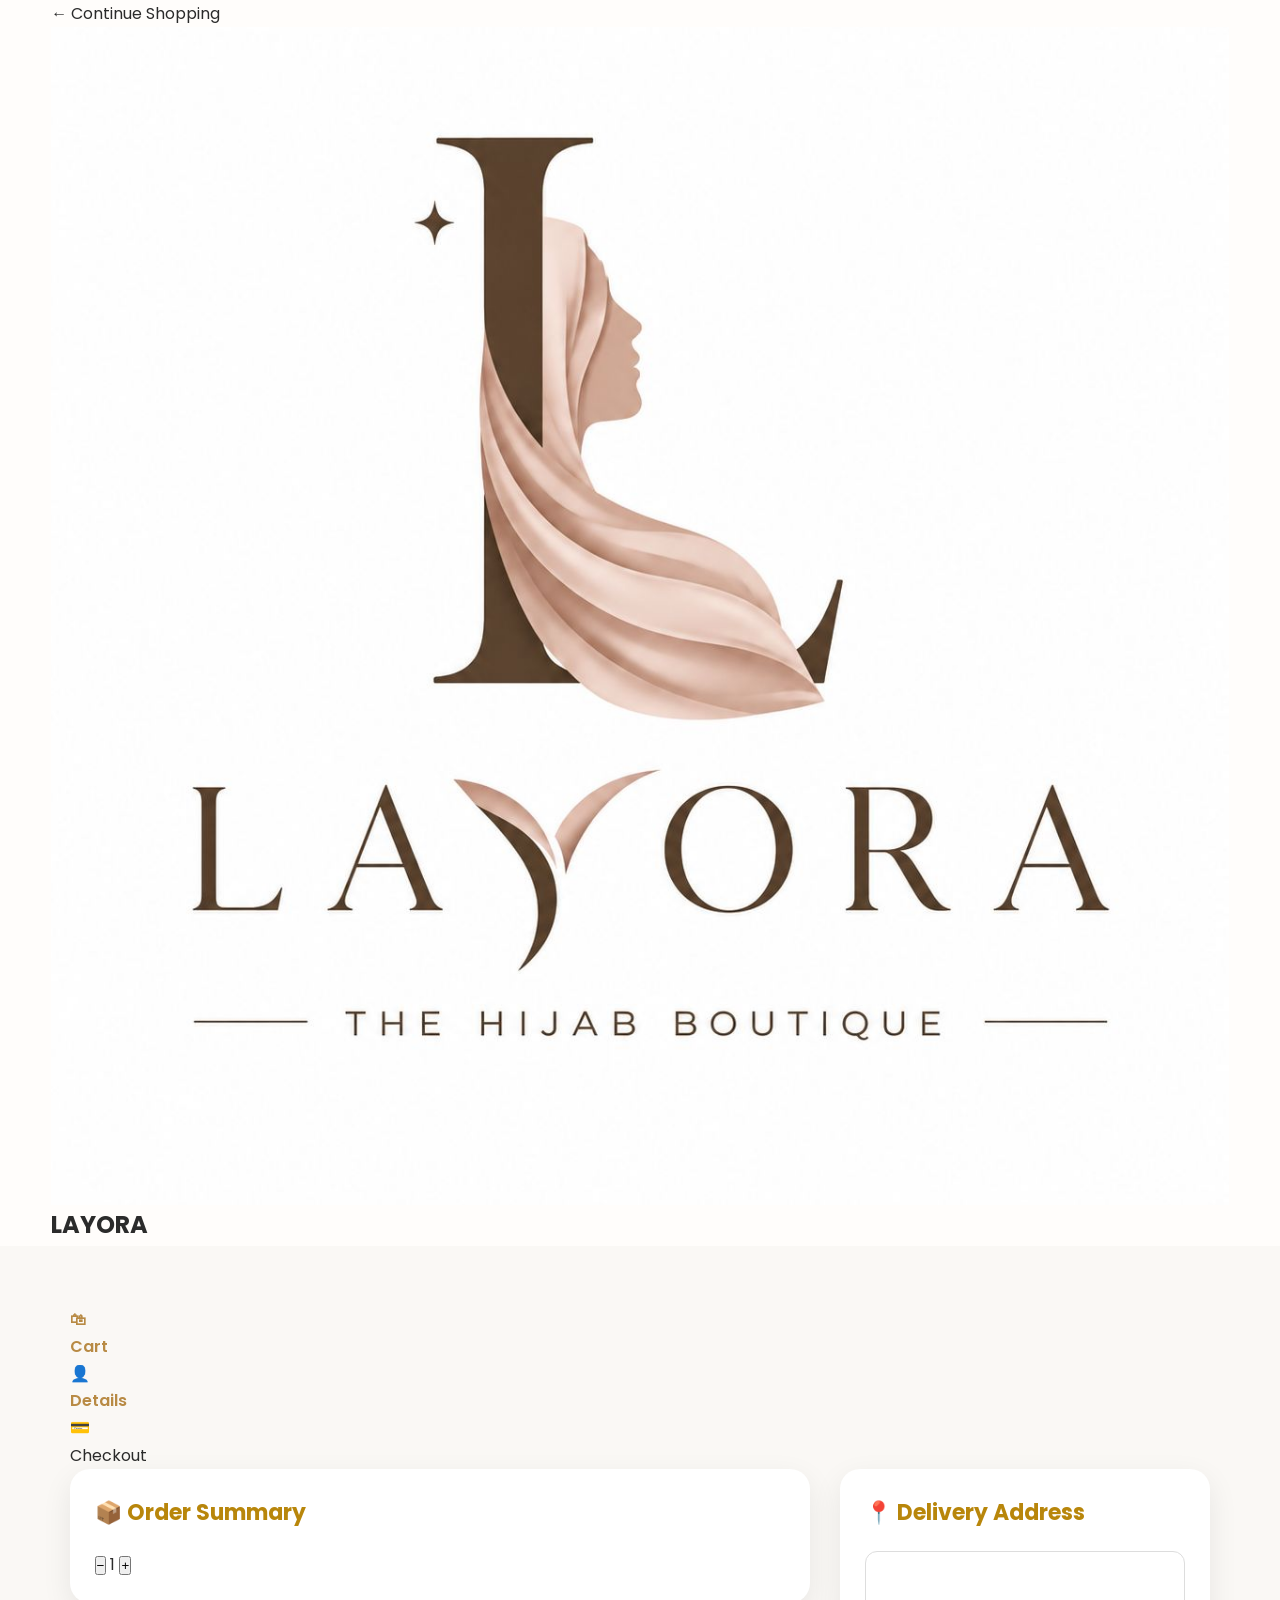
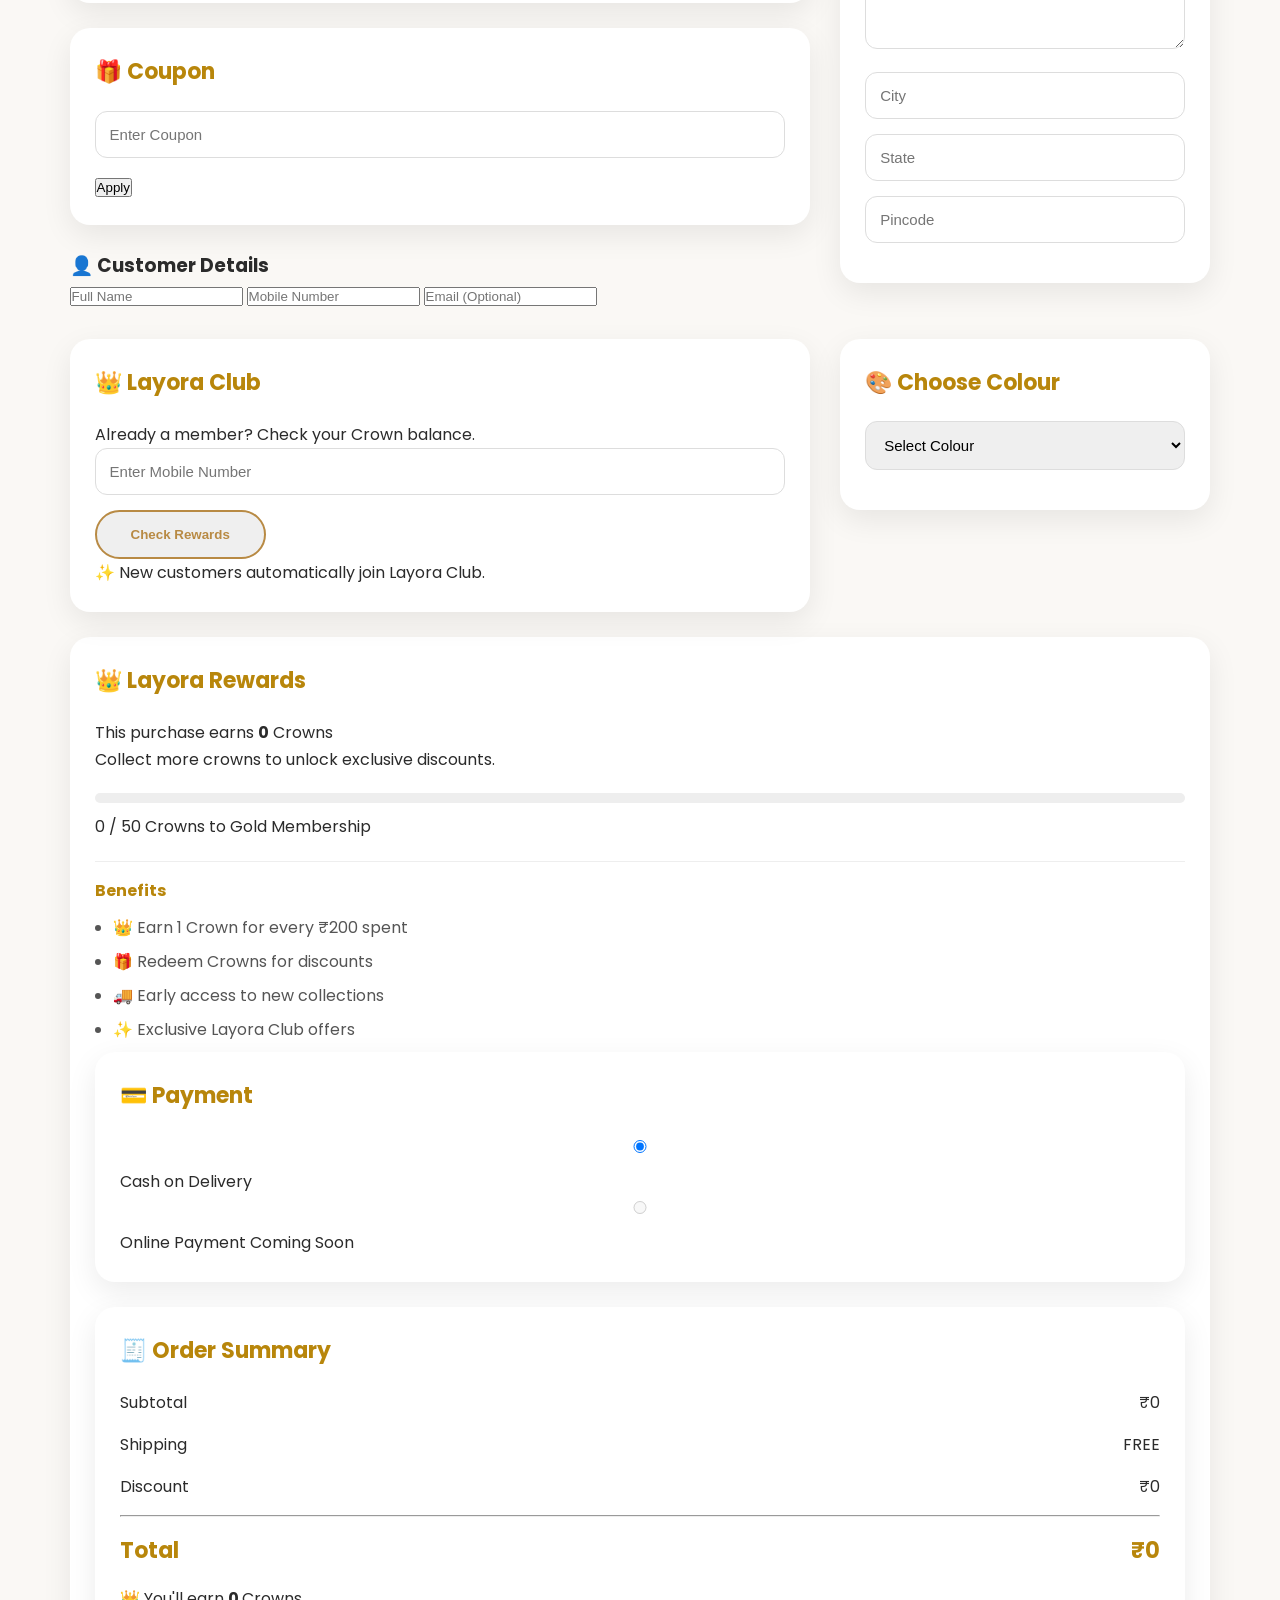
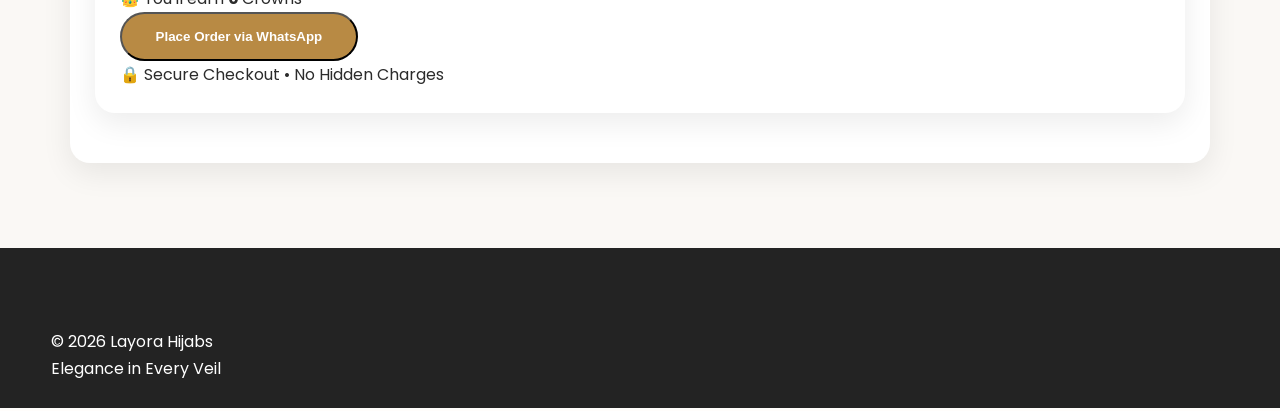
<file: checkout.html>
<!DOCTYPE html>
<html lang="en">

<head>

<meta charset="UTF-8">
<meta name="viewport" content="width=device-width, initial-scale=1.0">

<title>Secure Checkout | Layora</title>

<link rel="stylesheet" href="css/variables.css">
<link rel="stylesheet" href="css/style.css">

<link rel="preconnect" href="https://fonts.googleapis.com">

<link href="https://fonts.googleapis.com/css2?family=Poppins:wght@300;400;500;600;700&family=Cormorant+Garamond:wght@600;700&display=swap" rel="stylesheet">

</head>

<body>

<header class="checkout-header">

<div class="container">

<a href="collections.html" class="back-btn">

← Continue Shopping

</a>

<div class="checkout-logo">

<img src="photos/logo.jpg">

<h2>LAYORA</h2>

</div>

</div>

</header>

<section class="checkout">

<div class="container">

<div class="checkout-progress">

<div class="step active">

🛍

<p>Cart</p>

</div>

<div class="line"></div>

<div class="step active">

👤

<p>Details</p>

</div>

<div class="line"></div>

<div class="step">

💳

<p>Checkout</p>

</div>

</div>

<div class="checkout-grid">

<div class="checkout-left">

<div class="checkout-card">

<h3>📦 Order Summary</h3>

<div id="orderSummary"></div>

<div class="qty-box">

<button id="qtyMinus">−</button>

<span id="qtyValue">1</span>

<button id="qtyPlus">+</button>

</div>

</div>
<div class="checkout-card">

<h3>🎁 Coupon</h3>

<div class="coupon-box">

<input
type="text"
id="couponCode"
placeholder="Enter Coupon">

<button
id="applyCoupon"
type="button">

Apply

</button>

</div>

</div>
<h3>

👤 Customer Details

</h3>

<input

type="text"

id="customerName"

placeholder="Full Name"

required>

<input

type="tel"

id="customerPhone"

placeholder="Mobile Number"

maxlength="10"

required>

<input

type="email"

id="customerEmail"

placeholder="Email (Optional)">

</div>

<div class="checkout-card">

<h3>

📍 Delivery Address

</h3>

<textarea

id="customerAddress"

rows="4"

placeholder="Complete Address"

required>

</textarea>

<input

type="text"

id="customerCity"

placeholder="City">

<input

type="text"

id="customerState"

placeholder="State">

<input

type="number"

id="customerPincode"

placeholder="Pincode">

</div><!-- ==========================================
LAYORA CLUB
========================================== -->

<div class="checkout-card">

<h3>👑 Layora Club</h3>

<p>Already a member? Check your Crown balance.</p>

<div class="reward-check">

<input
type="tel"
id="rewardPhone"
placeholder="Enter Mobile Number">

<button
type="button"
id="checkRewardsBtn"
class="secondary-btn">

Check Rewards

</button>

</div>

<div id="rewardResult" class="reward-result">

<p>✨ New customers automatically join Layora Club.</p>

</div>

</div>

<!-- ==========================================
PRODUCT OPTIONS
========================================== -->

<div class="checkout-card">

<h3>🎨 Choose Colour</h3>

<select id="selectedColour">

<option value="">Select Colour</option>

<option>Black</option>

<option>White</option>

<option>Beige</option>

<option>Mocha</option>

<option>Olive</option>

<option>Grey</option>

<option>Other</option>

</select>

<input
type="text"
id="otherColour"
placeholder="Enter Colour"
style="display:none;margin-top:15px;">

</div>

</div>

<!-- ==========================================
RIGHT SIDE
========================================== -->

<div class="checkout-right">

<!-- 👑 Crown Reward Card -->
<div class="checkout-card crown-card">

<h3>👑 Layora Rewards</h3>

<div class="reward-preview">

<p>
This purchase earns
<strong id="earnCrowns">0</strong>
Crowns
</p>

<p>
Collect more crowns to unlock exclusive discounts.
</p>

<div class="reward-progress">

<div class="reward-progress-bar">

<div id="rewardProgressFill"></div>

</div>

<p id="rewardProgressText">

0 / 50 Crowns to Gold Membership

</p>

</div>

<div class="reward-benefits">

<h4>Benefits</h4>

<ul>

<li>👑 Earn 1 Crown for every ₹200 spent</li>

<li>🎁 Redeem Crowns for discounts</li>

<li>🚚 Early access to new collections</li>

<li>✨ Exclusive Layora Club offers</li>

</ul>

</div>

<!-- Payment Card -->
<div class="checkout-card">

<h3>💳 Payment</h3>

<label class="payment-option">

<input
type="radio"
name="payment"
value="COD"
checked>

Cash on Delivery

</label>

<label class="payment-option">

<input
type="radio"
name="payment"
value="ONLINE"
disabled>

Online Payment

<span class="coming-soon">

Coming Soon

</span>

</label>

</div>

<div class="checkout-card">

<h3>🧾 Order Summary</h3>

<div class="summary-row">

<span>Subtotal</span>

<span id="subtotalPrice">₹0</span>

</div>

<div class="summary-row">

<span>Shipping</span>

<span>FREE</span>

</div>

<div class="summary-row">

<span>Discount</span>

<span id="discountPrice">₹0</span>

</div>

<hr>

<div class="summary-total">

<span>Total</span>

<strong id="finalPrice">

₹0

</strong>

</div>

<div class="earn-crowns">

👑

You'll earn

<strong id="earnCrowns">

0

</strong>

Crowns

</div>

<button
id="placeOrderBtn"
class="primary-btn full-width">

Place Order via WhatsApp

</button>

<p class="checkout-note">

🔒 Secure Checkout • No Hidden Charges

</p>

</div>

</div>

</div>

</div>

</section><!-- ==========================================
SUCCESS POPUP
========================================== -->

<div id="successPopup" class="success-popup">

<div class="success-card">

<div class="success-icon">

✅

</div>

<h2>

Thank You!

</h2>

<p>

Your order has been placed successfully.

</p>

<h3 id="successOrderId">

LAY000001

</h3>

<div class="reward-earned">

👑 You earned

<strong id="successCrowns">

0

</strong>

Crowns

</div>

<p>

Redirecting to WhatsApp...

</p>

<div class="loading-bar">

<div class="loading-progress"></div>

</div>

<button onclick="window.location='index.html'" class="secondary-btn">

Continue Shopping

</button>

</div>

</div>

<!-- ==========================================
FOOTER
========================================== -->

<footer class="checkout-footer">

<div class="container">

<p>

© 2026 Layora Hijabs

</p>

<p>

Elegance in Every Veil

</p>

</div>

</footer>

<script src="js/products.js"></script>
<script src="js/utils.js"></script>
<script src="js/whatsapp.js"></script>
<script src="js/script.js"></script>
<script src="js/checkout.js"></script>

<script>

const colour=document.getElementById("selectedColour");
const other=document.getElementById("otherColour");

if(colour){

colour.addEventListener("change",()=>{

other.style.display=

colour.value==="Other"

?"block"

:"none";

});

}

</script>

</body>

</html>
</file>
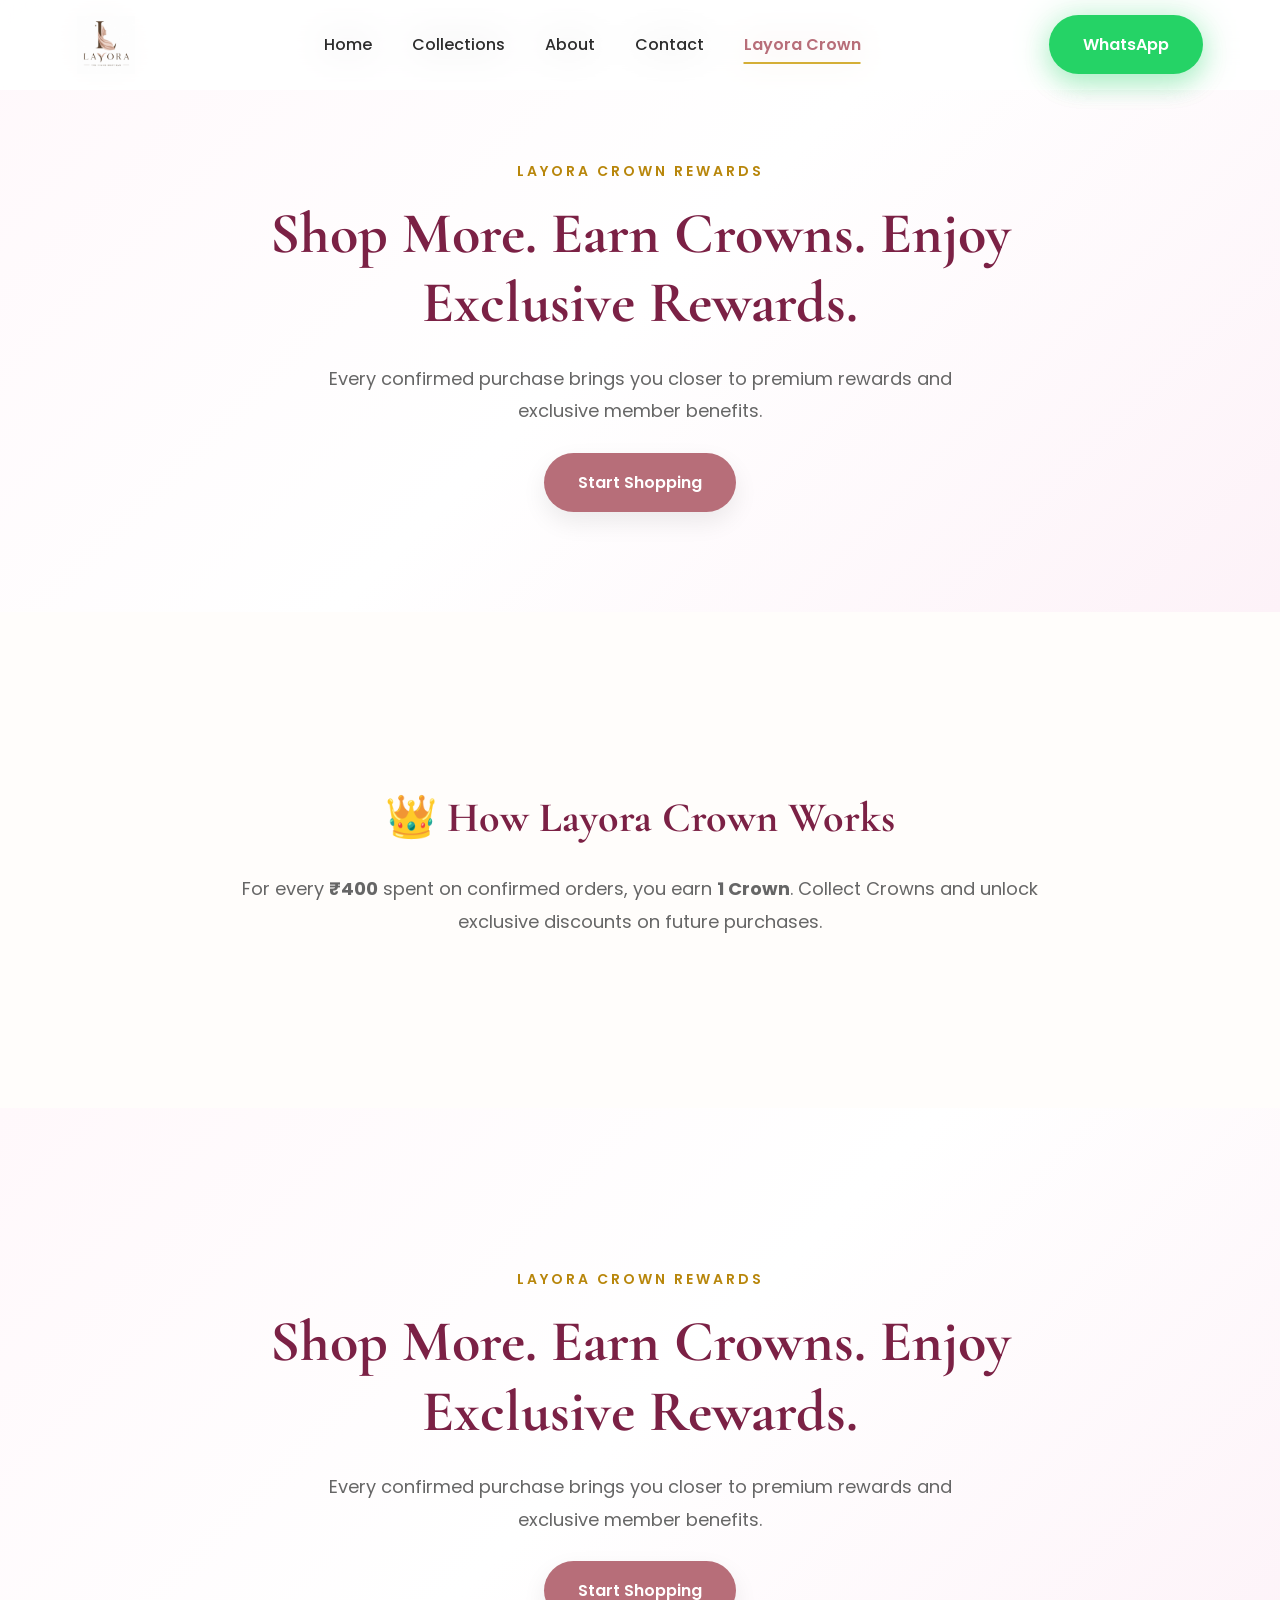
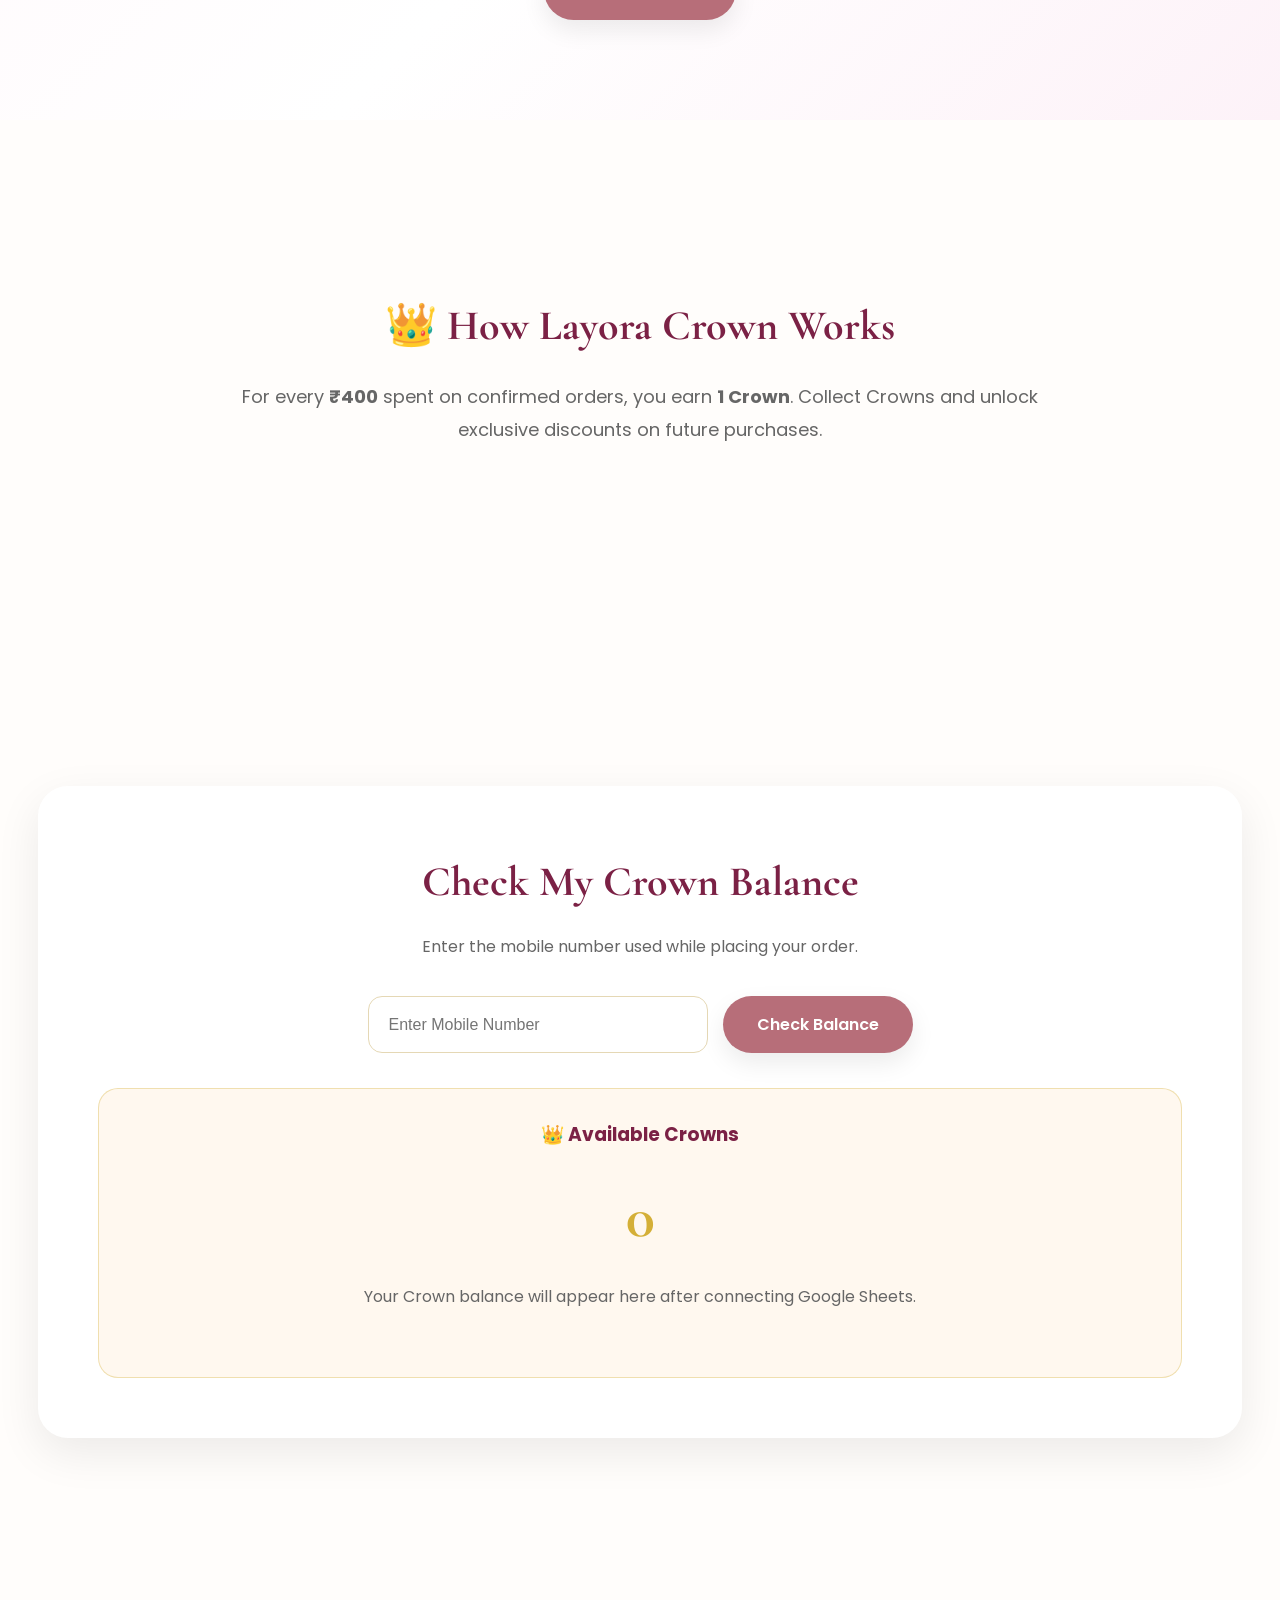
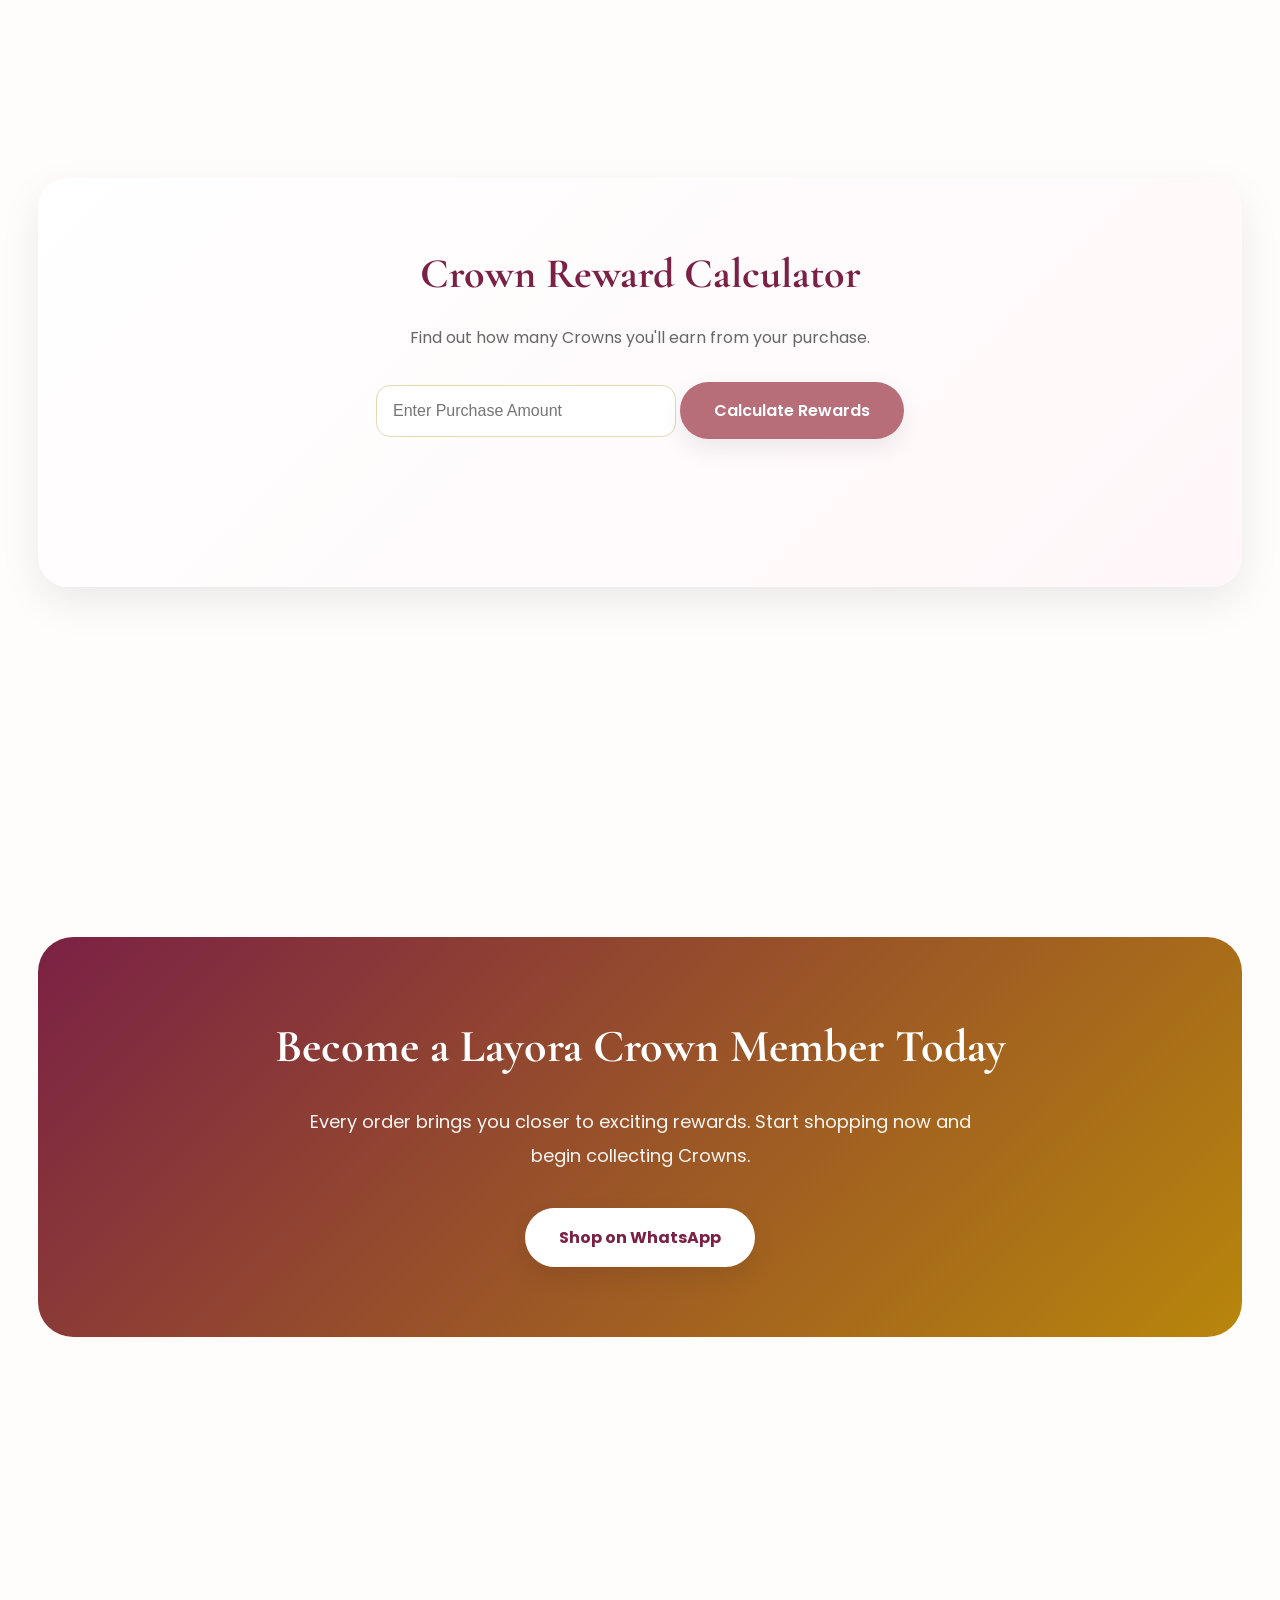
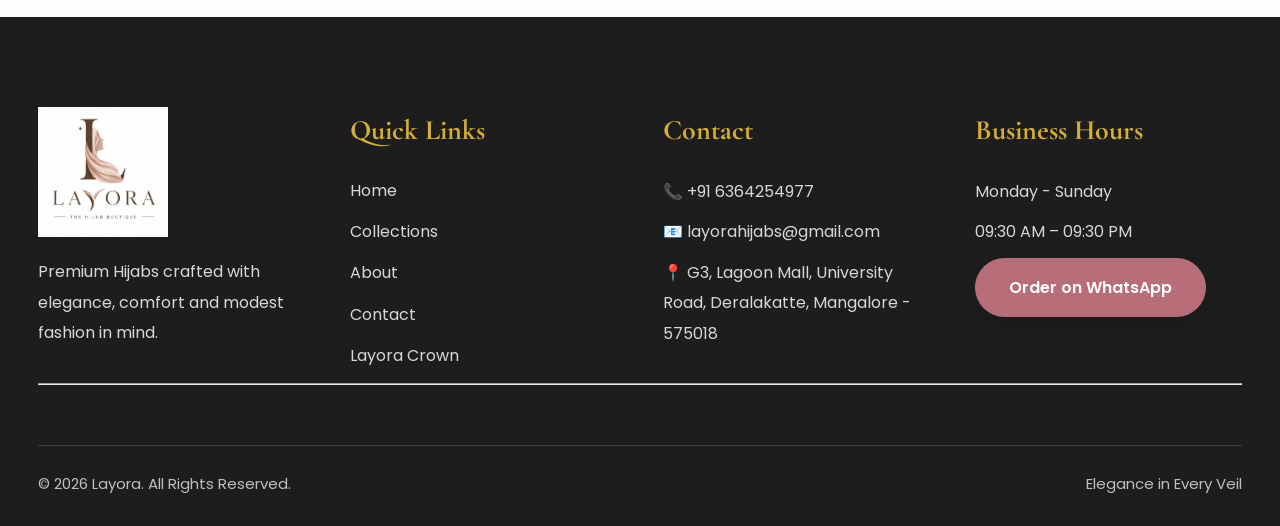
<file: loyalty.html>
<!DOCTYPE html>
<html lang="en">

<head>

<meta charset="UTF-8">
<meta name="viewport" content="width=device-width, initial-scale=1.0">

<title>Layora Crown Rewards</title>

<meta name="description" content="Earn Crowns on every purchase and unlock exclusive rewards.">

<link rel="icon" href="photos/logo.jpg">

<link rel="preconnect" href="https://fonts.googleapis.com">
<link rel="preconnect" href="https://fonts.gstatic.com" crossorigin>

<link href="https://fonts.googleapis.com/css2?family=Poppins:wght@300;400;500;600;700&family=Cormorant+Garamond:wght@500;600;700&display=swap" rel="stylesheet">

<link rel="stylesheet" href="css/variables.css">
<link rel="stylesheet" href="css/style.css">
<link rel="stylesheet" href="css/header.css">
<link rel="stylesheet" href="css/buttons.css">
<link rel="stylesheet" href="css/footer.css">
<link rel="stylesheet" href="css/loyalty.css">
<link rel="stylesheet" href="css/responsive.css">

</head>

<body>

<header>

<div class="logo">

<a href="index.html">

<img src="photos/logo.jpg" alt="Layora">

</a>

</div>

<nav>

<ul>

<li><a href="index.html">Home</a></li>

<li><a href="collections.html">Collections</a></li>

<li><a href="about.html">About</a></li>

<li><a href="contact.html">Contact</a></li>

<li><a class="active" href="loyalty.html">Layora Crown</a></li>

</ul>

</nav>

<a href="https://wa.me/916364254977"
target="_blank"
class="whatsapp-btn">

WhatsApp

</a>

</header>

<section class="loyalty-hero">

<div class="container">

<h5>LAYORA CROWN REWARDS</h5>

<h1>

Shop More.
Earn Crowns.
Enjoy Exclusive Rewards.

</h1>

<p>

Every confirmed purchase brings you closer to premium rewards and exclusive member benefits.

</p>

<a href="collections.html" class="primary-btn">

Start Shopping

</a>

</div>

</section>

<section class="container">

<div class="reward-intro">

<h2>

👑 How Layora Crown Works

</h2>

<p>

For every <strong>₹400</strong> spent on confirmed orders, you earn <strong>1 Crown</strong>. Collect Crowns and unlock exclusive discounts on future purchases.

</p>

</div>

</section>
<!DOCTYPE html>
<html lang="en">

<head>

<meta charset="UTF-8">
<meta name="viewport" content="width=device-width, initial-scale=1.0">

<title>Layora Crown Rewards</title>

<meta name="description" content="Earn Crowns on every purchase and unlock exclusive rewards.">

<link rel="icon" href="photos/logo.jpg">

<link rel="preconnect" href="https://fonts.googleapis.com">
<link rel="preconnect" href="https://fonts.gstatic.com" crossorigin>

<link href="https://fonts.googleapis.com/css2?family=Poppins:wght@300;400;500;600;700&family=Cormorant+Garamond:wght@500;600;700&display=swap" rel="stylesheet">

<link rel="stylesheet" href="css/variables.css">
<link rel="stylesheet" href="css/style.css">
<link rel="stylesheet" href="css/header.css">
<link rel="stylesheet" href="css/buttons.css">
<link rel="stylesheet" href="css/footer.css">
<link rel="stylesheet" href="css/loyalty.css">
<link rel="stylesheet" href="css/responsive.css">

</head>

<body>

<header>

<div class="logo">

<a href="index.html">

<img src="photos/logo.jpg" alt="Layora">

</a>

</div>

<nav>

<ul>

<li><a href="index.html">Home</a></li>

<li><a href="collections.html">Collections</a></li>

<li><a href="about.html">About</a></li>

<li><a href="contact.html">Contact</a></li>

<li><a class="active" href="loyalty.html">Layora Crown</a></li>

</ul>

</nav>

<a href="https://wa.me/916364254977"
target="_blank"
class="whatsapp-btn">

WhatsApp

</a>

</header>

<section class="loyalty-hero">

<div class="container">

<h5>LAYORA CROWN REWARDS</h5>

<h1>

Shop More.
Earn Crowns.
Enjoy Exclusive Rewards.

</h1>

<p>

Every confirmed purchase brings you closer to premium rewards and exclusive member benefits.

</p>

<a href="collections.html" class="primary-btn">

Start Shopping

</a>

</div>

</section>

<section class="container">

<div class="reward-intro">

<h2>

👑 How Layora Crown Works

</h2>

<p>

For every <strong>₹400</strong> spent on confirmed orders, you earn <strong>1 Crown</strong>. Collect Crowns and unlock exclusive discounts on future purchases.

</p>

</div>

</section><!-- ==========================================
CHECK MY CROWNS
========================================== -->

<section class="container">

<div class="crown-checker">

<h2>

Check My Crown Balance

</h2>

<p>

Enter the mobile number used while placing your order.

</p>

<div class="checker-box">

<input
type="tel"
id="customerPhone"
placeholder="Enter Mobile Number">

<button
id="checkCrowns"
class="primary-btn">

Check Balance

</button>

</div>

<div id="crownResult" class="crown-result">

<div class="balance-card">

<h3>

👑 Available Crowns

</h3>

<h1>

0

</h1>

<p>

Your Crown balance will appear here after connecting Google Sheets.

</p>

</div>

</div>

</div>

</section>

<!-- ==========================================
CROWN CALCULATOR
========================================== -->

<section class="container">

<div class="calculator-card">

<h2>

Crown Reward Calculator

</h2>

<p>

Find out how many Crowns you'll earn from your purchase.

</p>

<input
type="number"
id="purchaseAmount"
placeholder="Enter Purchase Amount">

<button
onclick="calculateReward()"
class="primary-btn">

Calculate Rewards

</button>

<div id="rewardOutput">

</div>

</div>

</section>

<!-- ==========================================
WHATSAPP CTA
========================================== -->

<section class="container">

<div class="loyalty-cta">

<h2>

Become a Layora Crown Member Today

</h2>

<p>

Every order brings you closer to exciting rewards.

Start shopping now and begin collecting Crowns.

</p>

<a
href="https://wa.me/916364254977"
target="_blank"
class="primary-btn">

Shop on WhatsApp

</a>

</div>

</section><!-- ==========================================
FOOTER
========================================== -->

<footer class="footer">

<div class="container">

<div class="footer-grid">

<div>

<img
src="photos/logo.jpg"
alt="Layora"
class="footer-logo">

<p>

Premium Hijabs crafted with elegance, comfort and modest fashion in mind.

</p>

</div>

<div>

<h3>

Quick Links

</h3>

<ul>

<li><a href="index.html">Home</a></li>

<li><a href="collections.html">Collections</a></li>

<li><a href="about.html">About</a></li>

<li><a href="contact.html">Contact</a></li>

<li><a href="loyalty.html">Layora Crown</a></li>

</ul>

</div>

<div>

<h3>

Contact

</h3>

<p>

📞 +91 6364254977

</p>

<p>

📧 layorahijabs@gmail.com

</p>

<p>

📍 G3, Lagoon Mall,
University Road,
Deralakatte,
Mangalore - 575018

</p>

</div>

<div>

<h3>

Business Hours

</h3>

<p>

Monday - Sunday

</p>

<p>

09:30 AM – 09:30 PM

</p>

<a
href="https://wa.me/916364254977"
target="_blank"
class="primary-btn">

Order on WhatsApp

</a>

</div>

</div>

<hr>

<div class="footer-bottom">

<p>

© 2026 Layora. All Rights Reserved.

</p>

<p>

Elegance in Every Veil

</p>

</div>

</div>

</footer>

<!-- JavaScript -->

<script src="js/script.js"></script>
<script src="js/utils.js"></script>
<script src="js/loyalty.js"></script>

</body>

</html>
</file>
<file: css/variables.css>
/* ==========================================
LAYORA V2 DESIGN SYSTEM
========================================== */

:root{

/* Luxury Brand Colors */

--primary:#B76E79;
--primary-dark:#9F5B67;
--secondary:#D4AF37;
--secondary-light:#E8C86B;

--background:#FFFDFB;
--surface:#FFFFFF;

--soft-pink:#FDF2F5;
--light-pink:#F8E8EE;

--text:#2D2D2D;
--text-light:#6E6E6E;

--border:#ECECEC;

--success:#4CAF50;
--danger:#E53935;

--white:#FFFFFF;
--black:#111111;

/* Typography */

--heading-font:"Cormorant Garamond",serif;
--body-font:"Poppins",sans-serif;

/* Font Sizes */

--fs-xs:12px;
--fs-sm:14px;
--fs-md:16px;
--fs-lg:18px;
--fs-xl:22px;
--fs-2xl:32px;
--fs-3xl:42px;
--fs-4xl:56px;

/* Font Weight */

--fw-light:300;
--fw-normal:400;
--fw-medium:500;
--fw-semibold:600;
--fw-bold:700;

/* Border Radius */

--radius-sm:8px;
--radius-md:14px;
--radius-lg:20px;
--radius-xl:30px;
--radius-round:999px;

/* Shadows */

--shadow-sm:0 4px 12px rgba(0,0,0,.05);

--shadow-md:0 10px 25px rgba(0,0,0,.08);

--shadow-lg:0 20px 50px rgba(0,0,0,.12);

--shadow-gold:0 12px 35px rgba(212,175,55,.25);

/* Transition */

--transition:all .35s ease;

/* Max Width */

--container:1280px;

/* Spacing */

--space-xs:8px;
--space-sm:16px;
--space-md:24px;
--space-lg:40px;
--space-xl:60px;
--space-2xl:90px;

/* Gradient */

--gradient-primary:linear-gradient(
135deg,
#FDF2F5 0%,
#FFFDFB 50%,
#F8E8EE 100%
);

--gradient-gold:linear-gradient(
135deg,
#D4AF37,
#F2D57A
);

}
</file>
<file: css/style.css>
/* ==========================================
LAYORA V2
PREMIUM STYLES
========================================== */

/* RESET */

*{
margin:0;
padding:0;
box-sizing:border-box;
}

html{
scroll-behavior:smooth;
}

body{

font-family:'Poppins',sans-serif;

background:#FFFDFB;

color:#2b2b2b;

line-height:1.7;

overflow-x:hidden;

}

/* LINKS */

a{

text-decoration:none;

color:inherit;

transition:.35s;

}

/* IMAGES */

img{

display:block;

max-width:100%;

height:auto;

}

/* CONTAINER */

.container{

width:min(92%,1300px);

margin:auto;

}

/* SECTION */

section{

padding:90px 0;

}

/* SECTION TITLE */

.section-title{

text-align:center;

margin-bottom:60px;

}

.section-title h5{

font-size:14px;

letter-spacing:4px;

text-transform:uppercase;

color:#c9a227;

margin-bottom:12px;

}

.section-title h2{

font-family:'Cormorant Garamond',serif;

font-size:56px;

font-weight:700;

color:#3b2f2f;

margin-bottom:15px;

}

.section-title p{

max-width:700px;

margin:auto;

color:#777;

}

/* HEADER */

.site-header{

position:sticky;

top:0;

z-index:1000;

background:#fff;

box-shadow:0 5px 25px rgba(0,0,0,.08);

}

.header-container{

display:flex;

justify-content:space-between;

align-items:center;

padding:18px 0;

}

.logo img{

height:58px;

width:auto;

}

nav ul{

display:flex;

gap:30px;

align-items:center;

list-style:none;

}

nav a{

font-weight:500;

}

nav a:hover{

color:#b88a44;

}

.menu-toggle{

display:none;

font-size:30px;

background:none;

border:none;

cursor:pointer;

}

/* BUTTONS */

.primary-btn{

display:inline-flex;

justify-content:center;

align-items:center;

padding:15px 34px;

border-radius:50px;

background:#b88a44;

color:#fff;

font-weight:600;

transition:.35s;

}

.primary-btn:hover{

transform:translateY(-3px);

background:#9d7538;

}

.secondary-btn{

display:inline-flex;

justify-content:center;

align-items:center;

padding:15px 34px;

border:2px solid #b88a44;

border-radius:50px;

color:#b88a44;

font-weight:600;

transition:.35s;

}

.secondary-btn:hover{

background:#b88a44;

color:white;

}/* ==========================================
HERO
========================================== */

.hero{

background:linear-gradient(135deg,#fffdfb,#fdf4ef);

padding:100px 0;

}

.hero-grid{

display:grid;

grid-template-columns:1fr 1fr;

align-items:center;

gap:60px;

}

.hero-content h5{

font-size:14px;

letter-spacing:4px;

text-transform:uppercase;

color:#b88a44;

margin-bottom:15px;

}

.hero-content h1{

font-family:'Cormorant Garamond',serif;

font-size:68px;

line-height:1.1;

color:#2b2b2b;

margin-bottom:20px;

}

.hero-content h1 span{

display:block;

color:#b88a44;

}

.hero-content p{

font-size:18px;

color:#666;

max-width:550px;

margin-bottom:35px;

}

.hero-buttons{

display:flex;

gap:18px;

flex-wrap:wrap;

}

.hero-image img{

border-radius:30px;

box-shadow:0 25px 60px rgba(0,0,0,.12);

}

/* ==========================================
CATEGORY
========================================== */

.categories{

background:#fff;

}

.category-grid{

display:grid;

grid-template-columns:repeat(4,1fr);

gap:25px;

margin-top:40px;

}

.category-grid a{

background:white;

border-radius:22px;

overflow:hidden;

box-shadow:0 8px 30px rgba(0,0,0,.08);

transition:.35s;

}

.category-grid a:hover{

transform:translateY(-8px);

}

.category-grid img{

height:300px;

object-fit:cover;

}

.category-grid h3{

padding:18px;

text-align:center;

font-family:'Cormorant Garamond',serif;

font-size:28px;

}

/* ==========================================
PRODUCT GRID
========================================== */

.product-grid{

display:grid;

grid-template-columns:repeat(4,1fr);

gap:28px;

margin-top:40px;

}

.product-card{

background:#fff;

border-radius:22px;

overflow:hidden;

box-shadow:0 10px 30px rgba(0,0,0,.08);

transition:.35s;

}

.product-card:hover{

transform:translateY(-8px);

}

.product-card img{

height:340px;

object-fit:cover;

}

.product-info{

padding:18px;

}

.product-category{

font-size:13px;

color:#999;

margin-bottom:8px;

text-transform:uppercase;

letter-spacing:2px;

}

.product-title{

font-size:22px;

font-family:'Cormorant Garamond',serif;

margin-bottom:10px;

}

.product-price{

display:flex;

gap:10px;

align-items:center;

margin-bottom:18px;

}

.offer-price{

font-size:24px;

font-weight:700;

color:#b88a44;

}

.original-price{

text-decoration:line-through;

color:#999;

}

.product-buttons{

display:flex;

}

.details-btn{

width:100%;

text-align:center;

padding:14px;

background:#b88a44;

color:white;

border-radius:12px;

font-weight:600;

transition:.35s;

}

.details-btn:hover{

background:#9d7538;

}

.center-btn{

text-align:center;

margin-top:45px;

}

/* ==========================================
WHY LAYORA
========================================== */

.why-grid{

display:grid;

grid-template-columns:repeat(4,1fr);

gap:25px;

margin-top:50px;

}

.why-card{

background:white;

padding:35px 25px;

text-align:center;

border-radius:22px;

box-shadow:0 10px 25px rgba(0,0,0,.08);

transition:.35s;

}

.why-card:hover{

transform:translateY(-8px);

}

.why-icon{

font-size:50px;

margin-bottom:20px;

}

.why-card h3{

font-family:'Cormorant Garamond',serif;

font-size:28px;

margin-bottom:15px;

}

.why-card p{

color:#777;

font-size:15px;

}/* ==========================================
LAYORA CLUB
========================================== */

.loyalty-section{

background:linear-gradient(135deg,#fff8f1,#fffdfb);

}

.loyalty-container{

display:grid;

grid-template-columns:1fr 1fr;

gap:60px;

align-items:center;

}

.loyalty-image img{

border-radius:28px;

box-shadow:0 20px 50px rgba(0,0,0,.12);

}

.loyalty-text h5{

color:#b88a44;

letter-spacing:4px;

margin-bottom:12px;

}

.loyalty-text h2{

font-family:'Cormorant Garamond',serif;

font-size:58px;

margin-bottom:20px;

}

.loyalty-text p{

color:#666;

margin-bottom:20px;

}

.loyalty-text ul{

list-style:none;

margin-bottom:35px;

}

.loyalty-text li{

margin-bottom:12px;

font-size:17px;

}

/* ==========================================
STORE
========================================== */

.store-grid{

display:grid;

grid-template-columns:1fr 1fr;

gap:60px;

align-items:center;

}

.store-image img{

border-radius:28px;

height:520px;

object-fit:cover;

box-shadow:0 20px 50px rgba(0,0,0,.12);

}

.store-info{

background:white;

padding:45px;

border-radius:24px;

box-shadow:0 15px 40px rgba(0,0,0,.08);

}

.store-info h3{

font-size:42px;

font-family:'Cormorant Garamond',serif;

margin-bottom:20px;

}

.store-info p{

margin-bottom:18px;

color:#666;

}

.store-buttons{

display:flex;

gap:15px;

flex-wrap:wrap;

margin-top:25px;

}

/* ==========================================
WHATSAPP CTA
========================================== */

.whatsapp-banner{

background:linear-gradient(135deg,#caa45d,#b88a44);

color:white;

text-align:center;

padding:90px 20px;

}

.whatsapp-banner h2{

font-size:52px;

font-family:'Cormorant Garamond',serif;

margin-bottom:20px;

}

.whatsapp-banner p{

max-width:700px;

margin:auto;

margin-bottom:35px;

}

/* ==========================================
FOOTER
========================================== */

footer{

background:#232323;

color:white;

padding:80px 0 25px;

}

.footer-grid{

display:grid;

grid-template-columns:repeat(4,1fr);

gap:40px;

}

.footer-logo{

width:130px;

margin-bottom:20px;

}

footer h3{

margin-bottom:20px;

font-size:24px;

font-family:'Cormorant Garamond',serif;

color:#d9b26f;

}

footer ul{

list-style:none;

}

footer li{

margin-bottom:12px;

}

footer a{

color:#ddd;

}

footer a:hover{

color:#d9b26f;

}

.copyright{

margin-top:60px;

border-top:1px solid rgba(255,255,255,.15);

padding-top:20px;

text-align:center;

color:#aaa;

}

/* ==========================================
FLOATING BUTTONS
========================================== */

.floating-whatsapp{

position:fixed;

bottom:22px;

right:22px;

width:62px;

height:62px;

background:#25D366;

border-radius:50%;

display:flex;

align-items:center;

justify-content:center;

box-shadow:0 15px 40px rgba(0,0,0,.25);

z-index:999;

}

.floating-whatsapp img{

width:32px;

}

#backToTop{

position:fixed;

right:25px;

bottom:100px;

width:52px;

height:52px;

border:none;

border-radius:50%;

background:#b88a44;

color:white;

font-size:22px;

cursor:pointer;

display:none;

}

/* ==========================================
MOBILE
========================================== */

@media(max-width:992px){

.hero-grid,
.loyalty-container,
.store-grid{

grid-template-columns:1fr;

}

.category-grid,
.product-grid,
.why-grid{

grid-template-columns:repeat(2,1fr);

}

.footer-grid{

grid-template-columns:repeat(2,1fr);

}

}

@media(max-width:768px){

.menu-toggle{

display:block;

}

#mobileMenu{

display:none;

width:100%;

margin-top:15px;

}

#mobileMenu.active{

display:block;

}

#mobileMenu ul{

display:flex;

flex-direction:column;

gap:15px;

}

.hero{

padding:70px 0;

}

.hero-content{

text-align:center;

}

.hero-content h1{

font-size:42px;

}

.hero-buttons{

flex-direction:column;

}

.primary-btn,
.secondary-btn{

width:100%;

}

.category-grid,
.product-grid,
.why-grid{

grid-template-columns:1fr;

}

.footer-grid{

grid-template-columns:1fr;

text-align:center;

}

.store-buttons{

flex-direction:column;

}

.loyalty-text h2{

font-size:40px;

}

.whatsapp-banner h2{

font-size:38px;

}

}

@media(max-width:480px){

.hero-content h1{

font-size:34px;

}

.section-title h2{

font-size:34px;

}

.logo img{

height:46px;

}

.store-info{

padding:25px;

}

}
/* ==========================================
ANNOUNCEMENT BAR
========================================== */

.announcement{
background:linear-gradient(90deg,#d4af37,#b88a44);
color:#fff;
text-align:center;
padding:12px 20px;
font-size:14px;
font-weight:500;
letter-spacing:1px;
}

/* ==========================================
LOADER
========================================== */

#loader{
position:fixed;
top:0;
left:0;
width:100%;
height:100%;
background:#fff;
display:flex;
justify-content:center;
align-items:center;
z-index:99999;
transition:.5s;
}

.loader-content{
text-align:center;
}

.loader-content img{
width:120px;
margin:auto;
margin-bottom:20px;
}

.loader-content h2{
font-family:'Cormorant Garamond',serif;
font-size:42px;
color:#b88a44;
margin-bottom:10px;
}

.loader-content p{
letter-spacing:2px;
color:#777;
}

/* ==========================================
UTILITY
========================================== */

.center-btn{
margin-top:45px;
text-align:center;
}

.active{
color:#b88a44;
font-weight:600;
}

/* ==========================================
SMOOTH ANIMATIONS
========================================== */

.product-card,
.category-grid a,
.why-card,
.store-info{
transition:.35s ease;
}

.product-card:hover,
.category-grid a:hover,
.why-card:hover{
transform:translateY(-8px);
}

.primary-btn,
.secondary-btn{
transition:.3s ease;
}

.primary-btn:hover,
.secondary-btn:hover{
transform:translateY(-3px);
}

/* ==========================================
MOBILE MENU ANIMATION
========================================== */

@media(max-width:768px){

.header-container{
flex-wrap:wrap;
}

#mobileMenu{
display:none;
width:100%;
animation:fadeMenu .25s ease;
}

#mobileMenu.active{
display:block;
}

#mobileMenu ul{
display:flex;
flex-direction:column;
gap:16px;
padding:20px 0;
}

#mobileMenu li{
width:100%;
}

#mobileMenu a{
display:block;
padding:12px;
border-radius:12px;
}

#mobileMenu a:hover{
background:#f7f3ef;
}

}

@keyframes fadeMenu{

from{
opacity:0;
transform:translateY(-15px);
}

to{
opacity:1;
transform:translateY(0);
}

}

/* ==========================================
SCROLLBAR
========================================== */

::-webkit-scrollbar{
width:8px;
}

::-webkit-scrollbar-thumb{
background:#c7a15b;
border-radius:20px;
}

::-webkit-scrollbar-track{
background:#f5f5f5;
}

/* ==========================================
IMAGE EFFECTS
========================================== */

.hero-image img,
.store-image img,
.loyalty-image img{
transition:.5s;
}

.hero-image img:hover,
.store-image img:hover,
.loyalty-image img:hover{
transform:scale(1.03);
}

/* ==========================================
SELECTION
========================================== */

::selection{
background:#d4af37;
color:white;
}
.site-header.scrolled{

box-shadow:0 8px 25px rgba(0,0,0,.12);

transition:.3s;

}
/* TOAST */

.toast{

position:fixed;

left:50%;

bottom:25px;

transform:translateX(-50%);

background:#2b2b2b;

color:#fff;

padding:14px 24px;

border-radius:30px;

opacity:0;

transition:.3s;

z-index:99999;

}

.toast.show{

opacity:1;

}
.reward-progress{

margin-top:20px;

}

.reward-progress-bar{

height:10px;

background:#eee;

border-radius:20px;

overflow:hidden;

margin-bottom:10px;

}

#rewardProgressFill{

height:100%;

width:0%;

background:linear-gradient(90deg,#D4AF37,#B8860B);

transition:.5s;

}

.reward-benefits{

margin-top:20px;

padding-top:15px;

border-top:1px solid #eee;

}

.reward-benefits h4{

margin-bottom:12px;

color:#B8860B;

}

.reward-benefits ul{

padding-left:18px;

}

.reward-benefits li{

margin-bottom:10px;

color:#555;

line-height:1.5;

}
/* ==========================================
CHECKOUT PAGE
========================================== */

.checkout{
padding:60px 20px;
background:#faf8f5;
}

.checkout-grid{
display:grid;
grid-template-columns:2fr 1fr;
gap:30px;
align-items:start;
}

.checkout-card{
background:#fff;
padding:25px;
border-radius:20px;
box-shadow:0 10px 30px rgba(0,0,0,.08);
margin-bottom:25px;
}

.checkout-card h3{
margin-bottom:20px;
color:#b8860b;
font-size:22px;
}

.checkout-card input,
.checkout-card textarea,
.checkout-card select{
width:100%;
padding:14px;
margin-bottom:15px;
border:1px solid #ddd;
border-radius:12px;
font-size:15px;
outline:none;
transition:.3s;
}

.checkout-card input:focus,
.checkout-card textarea:focus,
.checkout-card select:focus{
border-color:#d4af37;
box-shadow:0 0 8px rgba(212,175,55,.3);
}

.summary-row,
.summary-total{
display:flex;
justify-content:space-between;
margin:15px 0;
}

.summary-total{
font-size:22px;
font-weight:700;
color:#b8860b;
}

.checkout-btn{
width:100%;
padding:18px;
border:none;
border-radius:15px;
background:linear-gradient(135deg,#d4af37,#b8860b);
color:#fff;
font-size:18px;
font-weight:700;
cursor:pointer;
transition:.3s;
}

.checkout-btn:hover{
transform:translateY(-3px);
box-shadow:0 12px 25px rgba(0,0,0,.15);
}

.success-popup{
position:fixed;
top:0;
left:0;
width:100%;
height:100%;
background:rgba(0,0,0,.6);
display:none;
justify-content:center;
align-items:center;
z-index:99999;
}

.success-card{
background:#fff;
padding:40px;
border-radius:20px;
max-width:420px;
text-align:center;
}

.success-icon{
font-size:60px;
margin-bottom:20px;
}@media(max-width:768px){

.checkout-grid{
grid-template-columns:1fr;
}

.checkout{
padding:25px 12px;
}

.checkout-card{
padding:18px;
border-radius:15px;
}

.checkout-card h3{
font-size:20px;
}

.checkout-btn{
font-size:16px;
padding:16px;
}

}
</file>
<file: css/header.css>
/* ==========================================
HEADER
========================================== */

header{

position:fixed;

top:0;

left:0;

width:100%;

height:90px;

display:flex;

justify-content:space-between;

align-items:center;

padding:0 6%;

background:rgba(255,255,255,.75);

backdrop-filter:blur(18px);

-webkit-backdrop-filter:blur(18px);

border-bottom:1px solid rgba(255,255,255,.25);

z-index:1000;

transition:all .35s ease;

}

/* Header when scrolling */

header.scrolled{

height:75px;

background:rgba(255,255,255,.95);

box-shadow:0 10px 30px rgba(0,0,0,.08);

}

/* Logo */

.logo{

display:flex;

align-items:center;

gap:15px;

}

.logo img{

height:58px;

width:auto;

transition:.3s;

}

header.scrolled .logo img{

height:48px;

}

/* Navigation */

nav ul{

display:flex;

align-items:center;

gap:40px;

list-style:none;

}

nav a{

position:relative;

font-size:16px;

font-weight:500;

color:var(--text);

transition:.3s;

}

/* Underline Animation */

nav a::after{

content:"";

position:absolute;

left:50%;

bottom:-8px;

width:0;

height:2px;

background:var(--secondary);

transition:.35s;

transform:translateX(-50%);

}

nav a:hover{

color:var(--primary);

}

nav a:hover::after,

nav a.active::after{

width:100%;

}

nav a.active{

color:var(--primary);

}

/* Right Side */

.header-right{

display:flex;

align-items:center;

gap:18px;

}

/* Collection Button */

.header-right>a:first-child{

padding:12px 22px;

border-radius:999px;

background:#fff;

color:var(--primary);

font-weight:600;

box-shadow:var(--shadow-sm);

transition:.3s;

}

.header-right>a:first-child:hover{

transform:translateY(-3px);

box-shadow:var(--shadow-md);

}

/* WhatsApp Button */

.whatsapp-btn{

padding:14px 26px;

border-radius:999px;

background:#25D366;

color:white;

font-weight:600;

box-shadow:0 10px 25px rgba(37,211,102,.30);

transition:.3s;

}

.whatsapp-btn:hover{

background:#1db954;

transform:translateY(-3px);

}

/* Mobile Menu Icon */

.menu-toggle{

display:none;

cursor:pointer;

font-size:28px;

color:var(--primary);

}

/* Hide Mobile Nav */

.mobile-nav{

display:none;

}
</file>
<file: css/buttons.css>
/* ==========================================
LAYORA V2
BUTTONS
========================================== */

/* Base Button */

.btn,
.primary-btn,
.secondary-btn,
.gold-btn,
.whatsapp-btn,
.outline-btn{

display:inline-flex;

justify-content:center;

align-items:center;

gap:10px;

padding:16px 34px;

border:none;

border-radius:999px;

cursor:pointer;

font-size:16px;

font-weight:600;

font-family:var(--body-font);

transition:all .35s ease;

text-decoration:none;

}

/* =========================
Primary
========================= */

.primary-btn{

background:var(--primary);

color:#fff;

box-shadow:var(--shadow-md);

}

.primary-btn:hover{

background:var(--primary-dark);

transform:translateY(-4px);

box-shadow:var(--shadow-lg);

}

/* =========================
Gold
========================= */

.gold-btn{

background:var(--gradient-gold);

color:#fff;

box-shadow:var(--shadow-gold);

}

.gold-btn:hover{

transform:translateY(-4px);

}

/* =========================
Secondary
========================= */

.secondary-btn{

background:#fff;

border:2px solid var(--secondary);

color:var(--secondary);

}

.secondary-btn:hover{

background:var(--secondary);

color:#fff;

}

/* =========================
Outline
========================= */

.outline-btn{

border:2px solid var(--primary);

background:transparent;

color:var(--primary);

}

.outline-btn:hover{

background:var(--primary);

color:#fff;

}

/* =========================
WhatsApp
========================= */

.whatsapp-btn{

background:#25D366;

color:#fff;

box-shadow:0 10px 25px rgba(37,211,102,.25);

}

.whatsapp-btn:hover{

background:#1EBE5D;

transform:translateY(-4px);

}

/* =========================
Icon Button
========================= */

.icon-btn{

width:55px;

height:55px;

border-radius:50%;

display:flex;

justify-content:center;

align-items:center;

background:#fff;

box-shadow:var(--shadow-sm);

transition:.35s;

}

.icon-btn:hover{

background:var(--primary);

color:#fff;

transform:translateY(-4px);

}

/* =========================
Wishlist
========================= */

.wishlist-btn{

width:48px;

height:48px;

border-radius:50%;

background:#fff;

border:none;

cursor:pointer;

display:flex;

justify-content:center;

align-items:center;

font-size:20px;

transition:.35s;

box-shadow:var(--shadow-sm);

}

.wishlist-btn:hover{

background:#ff4d6d;

color:#fff;

}

/* =========================
Ripple Effect
========================= */

.primary-btn:active,
.secondary-btn:active,
.gold-btn:active,
.whatsapp-btn:active{

transform:scale(.96);

}

/* =========================
Disabled
========================= */

button:disabled{

opacity:.6;

cursor:not-allowed;

}

/* =========================
Small
========================= */

.btn-small{

padding:12px 24px;

font-size:14px;

}

/* =========================
Large
========================= */

.btn-large{

padding:18px 40px;

font-size:18px;

}
</file>
<file: css/footer.css>
/* ==========================================
LAYORA V2
FOOTER
========================================== */

footer{

background:#1d1d1d;

color:#ffffff;

padding:90px 0 30px;

margin-top:100px;

}

.footer-grid{

display:grid;

grid-template-columns:repeat(auto-fit,minmax(220px,1fr));

gap:45px;

}

.footer-logo{

width:130px;

margin-bottom:20px;

}

.footer-grid h3{

font-family:var(--heading-font);

font-size:28px;

margin-bottom:22px;

color:var(--secondary);

}

.footer-grid p{

color:#d7d7d7;

line-height:1.9;

margin-bottom:10px;

}

.footer-grid ul{

list-style:none;

}

.footer-grid ul li{

margin-bottom:14px;

}

.footer-grid ul li a{

color:#d7d7d7;

transition:.35s;

}

.footer-grid ul li a:hover{

color:var(--secondary);

padding-left:8px;

}

.footer-contact{

display:flex;

flex-direction:column;

gap:15px;

}

.footer-contact span{

display:flex;

align-items:center;

gap:10px;

color:#d7d7d7;

}

.footer-social{

display:flex;

gap:15px;

margin-top:20px;

}

.footer-social a{

width:45px;

height:45px;

display:flex;

justify-content:center;

align-items:center;

border-radius:50%;

background:rgba(255,255,255,.08);

transition:.35s;

}

.footer-social a:hover{

background:var(--secondary);

transform:translateY(-5px);

}

.footer-social img{

width:22px;

height:22px;

}

.footer-bottom{

margin-top:60px;

padding-top:25px;

border-top:1px solid rgba(255,255,255,.15);

display:flex;

justify-content:space-between;

align-items:center;

flex-wrap:wrap;

gap:15px;

}

.footer-bottom p{

color:#bfbfbf;

font-size:15px;

}

.footer-links{

display:flex;

gap:20px;

flex-wrap:wrap;

}

.footer-links a{

color:#bfbfbf;

font-size:15px;

transition:.35s;

}

.footer-links a:hover{

color:var(--secondary);

}

/* Payment Icons */

.payment-icons{

display:flex;

gap:12px;

margin-top:20px;

}

.payment-icons img{

height:28px;

width:auto;

opacity:.9;

transition:.3s;

}

.payment-icons img:hover{

opacity:1;

transform:translateY(-3px);

}
</file>
<file: css/loyalty.css>
/* ==========================================
   LAYORA CROWN REWARDS
========================================== */

.loyalty-hero{

padding:160px 20px 100px;

text-align:center;

background:linear-gradient(135deg,#fff8fb,#fff,#fdf2f8);

}

.loyalty-hero h5{

color:#b8860b;

letter-spacing:3px;

font-size:14px;

margin-bottom:15px;

font-weight:600;

text-transform:uppercase;

}

.loyalty-hero h1{

font-size:58px;

font-family:"Cormorant Garamond",serif;

color:#7b2145;

max-width:900px;

margin:auto;

line-height:1.2;

}

.loyalty-hero p{

max-width:700px;

margin:25px auto;

font-size:18px;

line-height:1.8;

color:#666;

}

.reward-intro{

text-align:center;

padding:80px 0;

}

.reward-intro h2{

font-size:42px;

color:#7b2145;

margin-bottom:20px;

font-family:"Cormorant Garamond",serif;

}

.reward-intro p{

font-size:18px;

line-height:1.8;

max-width:850px;

margin:auto;

color:#666;

}

/* ==========================================
SECTION TITLE
========================================== */

.section-title{

text-align:center;

margin-bottom:60px;

}

.section-title h5{

letter-spacing:3px;

text-transform:uppercase;

font-size:14px;

color:#b8860b;

}

.section-title h2{

font-size:46px;

margin-top:12px;

color:#7b2145;

font-family:"Cormorant Garamond",serif;

}

.section-title p{

max-width:700px;

margin:15px auto;

color:#777;

line-height:1.8;

}/* ==========================================
REWARD CARDS
========================================== */

.reward-grid{

display:grid;

grid-template-columns:repeat(auto-fit,minmax(250px,1fr));

gap:30px;

margin:60px 0;

}

.reward-card{

background:#fff;

padding:35px 25px;

border-radius:24px;

text-align:center;

box-shadow:0 15px 40px rgba(0,0,0,.08);

transition:.35s;

border:1px solid rgba(184,134,11,.15);

position:relative;

overflow:hidden;

}

.reward-card:hover{

transform:translateY(-10px);

box-shadow:0 25px 50px rgba(0,0,0,.12);

}

.reward-crown{

font-size:60px;

margin-bottom:20px;

}

.reward-card h3{

font-size:22px;

margin-bottom:12px;

color:#7b2145;

font-weight:600;

}

.reward-card h1{

font-size:42px;

margin-bottom:18px;

color:#c89b3c;

font-family:"Cormorant Garamond",serif;

}

.reward-card p{

font-size:16px;

line-height:1.8;

color:#666;

}

.elite{

background:linear-gradient(135deg,#fff7d9,#fff2c2);

border:2px solid #d4af37;

}

.elite h1{

color:#9a6d00;

}

.elite-badge{

display:inline-block;

margin-top:20px;

padding:10px 22px;

border-radius:50px;

background:#d4af37;

color:#fff;

font-size:13px;

font-weight:700;

letter-spacing:2px;

}

/* ==========================================
HOW TO EARN
========================================== */

.earn-card{

margin:90px 0;

background:#fff;

padding:60px;

border-radius:28px;

box-shadow:0 15px 40px rgba(0,0,0,.08);

}

.earn-card h2{

text-align:center;

font-size:42px;

color:#7b2145;

margin-bottom:50px;

font-family:"Cormorant Garamond",serif;

}

.earn-grid{

display:grid;

grid-template-columns:repeat(3,1fr);

gap:35px;

text-align:center;

}

.step-number{

width:70px;

height:70px;

margin:0 auto 20px;

border-radius:50%;

background:linear-gradient(135deg,#d4af37,#b8860b);

color:#fff;

display:flex;

align-items:center;

justify-content:center;

font-size:26px;

font-weight:700;

}

.earn-grid h3{

margin-bottom:15px;

color:#7b2145;

}

.earn-grid p{

line-height:1.8;

color:#666;

}/* ==========================================
CHECK MY CROWNS
========================================== */

.crown-checker{

background:#ffffff;

padding:60px;

border-radius:30px;

box-shadow:0 15px 45px rgba(0,0,0,.08);

margin:80px 0;

text-align:center;

}

.crown-checker h2{

font-size:42px;

color:#7b2145;

font-family:"Cormorant Garamond",serif;

margin-bottom:15px;

}

.crown-checker p{

color:#666;

margin-bottom:35px;

line-height:1.8;

}

.checker-box{

display:flex;

justify-content:center;

gap:15px;

flex-wrap:wrap;

}

.checker-box input{

width:340px;

max-width:100%;

padding:16px 20px;

border:1px solid #e5d8b5;

border-radius:14px;

font-size:16px;

outline:none;

transition:.3s;

}

.checker-box input:focus{

border-color:#b8860b;

box-shadow:0 0 12px rgba(184,134,11,.25);

}

.balance-card{

margin-top:35px;

background:#fff8ef;

padding:30px;

border-radius:20px;

border:1px solid rgba(212,175,55,.35);

}

.balance-card h3{

color:#7b2145;

margin-bottom:10px;

}

.balance-card h1{

font-size:60px;

color:#d4af37;

margin:15px 0;

font-family:"Cormorant Garamond",serif;

}

/* ==========================================
REWARD CALCULATOR
========================================== */

.calculator-card{

margin:80px 0;

padding:60px;

text-align:center;

background:linear-gradient(135deg,#fff,#fff7f9);

border-radius:30px;

box-shadow:0 15px 40px rgba(0,0,0,.08);

}

.calculator-card h2{

font-size:42px;

color:#7b2145;

font-family:"Cormorant Garamond",serif;

margin-bottom:15px;

}

.calculator-card p{

color:#666;

margin-bottom:30px;

}

.calculator-card input{

width:300px;

max-width:100%;

padding:16px;

font-size:16px;

border:1px solid #e5d8b5;

border-radius:14px;

margin-bottom:20px;

outline:none;

}

.calculator-card input:focus{

border-color:#b8860b;

}

#rewardOutput{

margin-top:30px;

padding:20px;

font-size:20px;

font-weight:600;

color:#7b2145;

}

/* ==========================================
WHATSAPP CTA
========================================== */

.loyalty-cta{

margin:90px 0;

padding:70px 40px;

text-align:center;

background:linear-gradient(135deg,#7b2145,#b8860b);

border-radius:35px;

color:#fff;

}

.loyalty-cta h2{

font-size:46px;

font-family:"Cormorant Garamond",serif;

margin-bottom:20px;

}

.loyalty-cta p{

max-width:700px;

margin:0 auto 35px;

font-size:18px;

line-height:1.9;

opacity:.95;

}

.loyalty-cta .primary-btn{

background:#fff;

color:#7b2145;

font-weight:700;

}

.loyalty-cta .primary-btn:hover{

transform:translateY(-4px);

}/* ==========================================
   ANIMATIONS
========================================== */

.reward-card,
.balance-card,
.calculator-card,
.crown-checker,
.loyalty-cta,
.earn-card{

animation:fadeUp .8s ease both;

}

@keyframes fadeUp{

from{

opacity:0;

transform:translateY(30px);

}

to{

opacity:1;

transform:translateY(0);

}

}

/* ==========================================
   BUTTON EFFECTS
========================================== */

.reward-card:hover .reward-crown{

transform:scale(1.15) rotate(8deg);

transition:.35s;

}

.primary-btn{

transition:.35s;

}

.primary-btn:hover{

transform:translateY(-4px);

box-shadow:0 15px 30px rgba(184,134,11,.25);

}

/* ==========================================
   MOBILE RESPONSIVE
========================================== */

@media(max-width:992px){

.loyalty-hero h1{

font-size:42px;

}

.reward-grid{

grid-template-columns:repeat(2,1fr);

}

.earn-grid{

grid-template-columns:1fr;

}

.crown-checker,
.calculator-card,
.loyalty-cta,
.earn-card{

padding:40px 25px;

}

}

@media(max-width:768px){

.loyalty-hero{

padding:120px 20px 70px;

}

.loyalty-hero h1{

font-size:34px;

}

.reward-grid{

grid-template-columns:1fr;

}

.reward-intro h2,
.section-title h2,
.earn-card h2,
.crown-checker h2,
.calculator-card h2,
.loyalty-cta h2{

font-size:30px;

}

.checker-box{

flex-direction:column;

}

.checker-box input{

width:100%;

}

.calculator-card input{

width:100%;

}

.primary-btn{

width:100%;

}

.footer-grid{

grid-template-columns:1fr;

text-align:center;

gap:35px;

}

}

@media(max-width:480px){

.loyalty-hero h1{

font-size:28px;

}

.reward-card{

padding:25px 20px;

}

.reward-card h1{

font-size:34px;

}

.balance-card h1{

font-size:48px;

}

.reward-crown{

font-size:48px;

}

}
</file>
<file: css/responsive.css>
/* ==========================================
LAYORA V2
RESPONSIVE DESIGN
========================================== */

/* ==============================
1400px
============================== */

@media (max-width:1400px){

.container{

width:94%;

}

.hero-content h1{

font-size:64px;

}

}

/* ==============================
1200px
============================== */

@media (max-width:1200px){

.hero{

grid-template-columns:1fr;

text-align:center;

padding-top:160px;

}

.hero-content{

order:2;

}

.hero-image{

order:1;

}

.hero-buttons{

justify-content:center;

}

.loyalty-container{

grid-template-columns:1fr;

}

.store-grid{

grid-template-columns:1fr;

}

}

/* ==============================
992px
============================== */

@media (max-width:992px){

header{

padding:0 25px;

}

nav{

display:none;

}

.menu-toggle{

display:block;

}

.section-title h2{

font-size:42px;

}

.hero-content h1{

font-size:56px;

}

.hero-content p{

font-size:17px;

}

.category-grid{

grid-template-columns:repeat(2,1fr);

}

.product-grid{

grid-template-columns:repeat(2,1fr);

}

.footer-grid{

grid-template-columns:repeat(2,1fr);

}

}

/* ==============================
768px
============================== */

@media (max-width:768px){

section{

padding:70px 0;

}

.hero{

padding:140px 20px 60px;

}

.hero-content h1{

font-size:44px;

}

.hero-content p{

font-size:16px;

}

.hero-buttons{

flex-direction:column;

}

.primary-btn,

.secondary-btn,

.gold-btn,

.whatsapp-btn{

width:100%;

}

.category-grid,

.product-grid,

.why-grid{

grid-template-columns:1fr;

}

.footer-grid{

grid-template-columns:1fr;

text-align:center;

}

.footer-social{

justify-content:center;

}

.footer-bottom{

flex-direction:column;

text-align:center;

}

.store-buttons{

flex-direction:column;

}

.store-info{

padding:35px;

}

.loyalty-text h2{

font-size:42px;

}

.whatsapp-banner h2{

font-size:38px;

}

}

/* ==============================
576px
============================== */

@media (max-width:576px){

.hero-content h5{

font-size:13px;

}

.hero-content h1{

font-size:36px;

}

.section-title h2{

font-size:34px;

}

.product-image img{

height:300px;

}

.store-image img{

height:320px;

}

.footer-logo{

margin:auto;

}

.logo img{

height:48px;

}

.announcement{

font-size:13px;

padding:10px;

}

.floating-whatsapp{

width:58px;

height:58px;

}

#backToTop{

width:50px;

height:50px;

}

}

/* ==============================
400px
============================== */

@media (max-width:400px){

.hero-content h1{

font-size:30px;

}

.hero-content p{

font-size:15px;

}

.primary-btn,

.secondary-btn{

font-size:15px;

padding:14px 24px;

}

.section-title h2{

font-size:30px;

}

.product-title{

font-size:20px;

}

}
</file>
